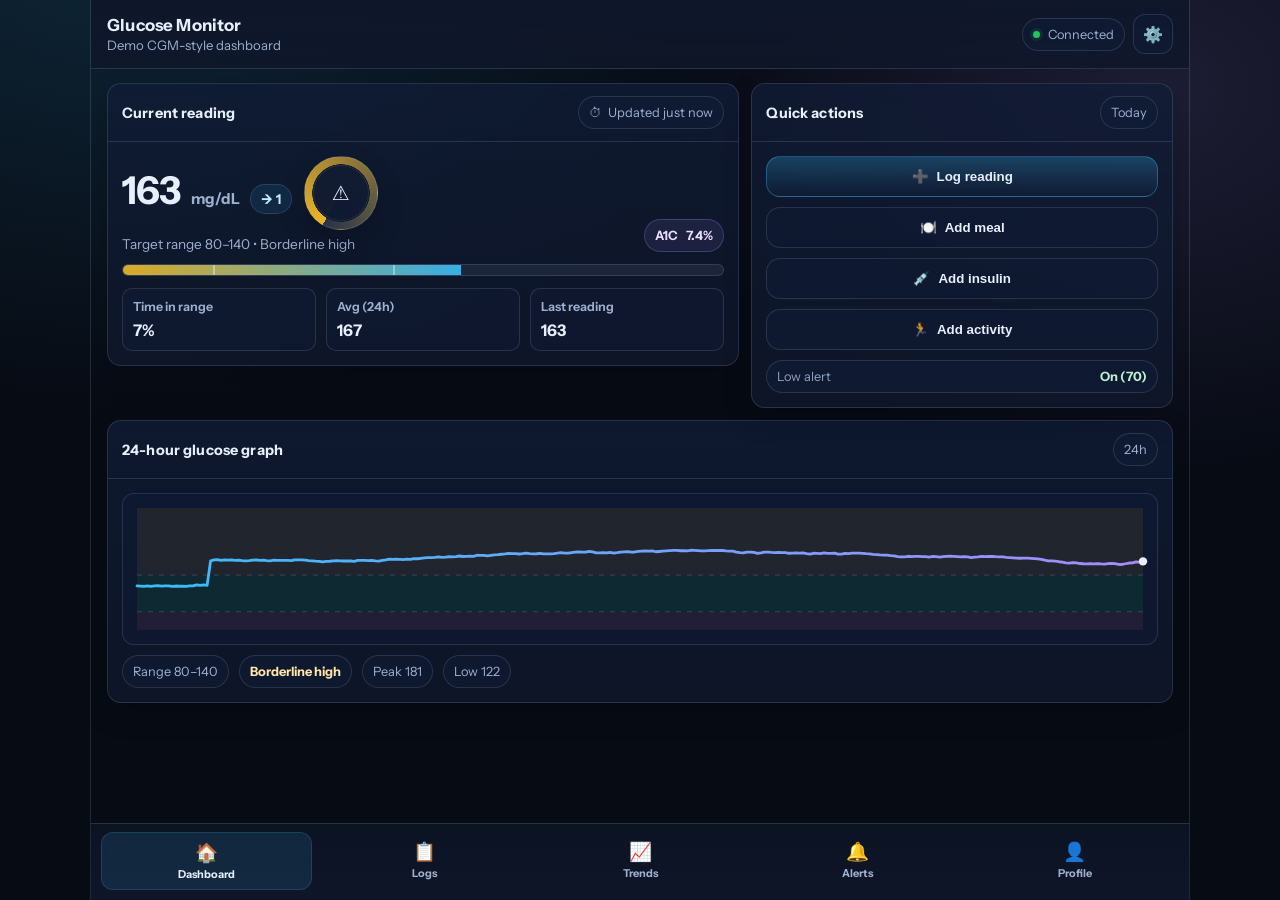
<file: index.html>
<!DOCTYPE html>
<html lang="en">
<head>
  <meta charset="UTF-8" />
  <meta name="viewport" content="width=device-width, initial-scale=1, maximum-scale=1, user-scalable=no, viewport-fit=cover" />
  <meta name="theme-color" content="#0f172a" />
  <title>Glucose Monitor — Demo</title>
  <link rel="preconnect" href="https://fonts.googleapis.com" />
  <link rel="preconnect" href="https://fonts.gstatic.com" crossorigin />
  <link href="https://fonts.googleapis.com/css2?family=Instrument+Sans:wght@400;500;600;700&display=swap" rel="stylesheet" />
  <link rel="stylesheet" href="glucose.css" />
</head>
<body>
  <!-- DASHBOARD -->
  <section class="screen active" id="screen-dashboard">
    <header class="app-bar">
      <div class="title-wrap">
        <div class="app-title">Glucose Monitor</div>
        <div class="subtitle">Demo CGM-style dashboard</div>
      </div>
      <div class="bar-actions">
        <div class="pill" title="Device connection">
          <span class="dot" id="dev-dot"></span>
          <span id="dev-pill">Connected</span>
        </div>
        <button type="button" class="icon-btn" id="btn-settings" aria-label="Settings">⚙️</button>
      </div>
    </header>

    <main class="content">
      <div class="grid">
        <div class="card">
          <div class="card-h">
            <h3>Current reading</h3>
            <span class="pill" style="gap:6px;" id="updated-pill">
              <span style="opacity:.85;">⏱</span>
              <span id="updated-text">Updated 2m ago</span>
            </span>
          </div>
          <div class="card-b">
            <div class="big-reading">
              <div class="reading">
                <div class="reading-wrap">
                  <div class="value">
                    <span class="num" id="cur-num">112</span>
                    <span class="unit" id="cur-unit">mg/dL</span>
                    <span class="trend" id="cur-trend">↗ +3</span>
                  </div>
                  <div class="ring" id="cur-ring" aria-label="Status indicator">
                    <span class="ring-emoji" id="cur-ring-emoji">✅</span>
                  </div>
                </div>
                <div class="meta" id="cur-meta">Target range 80–140 • In range</div>
              </div>
              <div class="pill" style="border-color: rgba(167,139,250,.25); background: rgba(167,139,250,.10); color:#e9dcff;">
                <span style="font-weight:900;">A1C</span>
                <span style="font-weight:900;" id="a1c-pill">6.2%</span>
              </div>
            </div>

            <div class="range-bar" aria-label="Glucose range bar">
              <div class="range-fill" id="range-fill"></div>
              <span class="range-mark" id="mark-low" style="left: 28%;"></span>
              <span class="range-mark" id="mark-high" style="left: 74%;"></span>
            </div>

            <div style="height:12px;"></div>

            <div class="stat-row">
              <div class="stat">
                <div class="k">Time in range</div>
                <div class="v" id="stat-tir">78%</div>
              </div>
              <div class="stat">
                <div class="k">Avg (24h)</div>
                <div class="v" id="stat-avg">124</div>
              </div>
              <div class="stat">
                <div class="k">Last reading</div>
                <div class="v" id="stat-last">112</div>
              </div>
            </div>
          </div>
        </div>

        <div class="card">
          <div class="card-h">
            <h3>Quick actions</h3>
            <span class="pill">Today</span>
          </div>
          <div class="card-b">
            <div class="list">
              <button type="button" class="btn primary" data-action="log">
                <span>➕</span><span>Log reading</span>
              </button>
              <button type="button" class="btn" data-action="meal">
                <span>🍽️</span><span>Add meal</span>
              </button>
              <button type="button" class="btn" data-action="insulin">
                <span>💉</span><span>Add insulin</span>
              </button>
              <button type="button" class="btn" data-action="exercise">
                <span>🏃</span><span>Add activity</span>
              </button>
            </div>
            <div style="height:10px;"></div>
            <div class="pill" style="width:100%; justify-content:space-between;">
              <span style="opacity:.9;">Low alert</span>
              <span style="font-weight:900; color:#bff3cf;">On (70)</span>
            </div>
          </div>
        </div>
      </div>

      <div style="height:12px;"></div>

      <div class="card">
        <div class="card-h">
          <h3>24-hour glucose graph</h3>
          <span class="pill" id="dash-period">24h</span>
        </div>
        <div class="card-b">
          <div class="canvas-wrap" aria-label="24 hour glucose chart">
            <canvas class="chart" id="chart-24h" width="900" height="300"></canvas>
          </div>
          <div class="legend" id="dash-legend">
            <span class="pill" id="legend-range">Range 80–140</span>
            <span class="pill" id="legend-status"><span style="color:#bff3cf; font-weight:900;">In range</span></span>
            <span class="pill" id="legend-peak">Peak 162</span>
            <span class="pill" id="legend-low">Low 71</span>
          </div>
        </div>
      </div>
    </main>

    <nav class="bottom-nav" aria-label="Bottom navigation">
      <button type="button" class="nav-item active" data-nav="dashboard"><span>🏠</span><span>Dashboard</span></button>
      <button type="button" class="nav-item" data-nav="logs"><span>📋</span><span>Logs</span></button>
      <button type="button" class="nav-item" data-nav="trends"><span>📈</span><span>Trends</span></button>
      <button type="button" class="nav-item" data-nav="alerts"><span>🔔</span><span>Alerts</span><span class="alert-badge" id="nav-alert-badge">!</span></button>
      <button type="button" class="nav-item" data-nav="profile"><span>👤</span><span>Profile</span></button>
    </nav>
  </section>

  <!-- LOGS -->
  <section class="screen" id="screen-logs">
    <header class="app-bar">
      <div class="title-wrap">
        <div class="app-title">Logs</div>
        <div class="subtitle">Readings, meals, insulin, activity</div>
      </div>
      <div class="bar-actions">
        <button type="button" class="icon-btn" id="logs-back" aria-label="Back">←</button>
      </div>
    </header>
    <main class="content">
      <div class="card">
        <div class="card-h"><h3>Meal & insulin log</h3><span class="pill" id="meal-count-pill">Recent</span></div>
        <div class="card-b">
          <div class="list" id="meal-insulin-list"></div>
          <div style="height:10px;"></div>
          <div class="chip-row" aria-label="Quick add meal insulin">
            <span class="chip" data-add="meal-breakfast">🍳 Breakfast</span>
            <span class="chip" data-add="meal-lunch">🥪 Lunch</span>
            <span class="chip" data-add="meal-dinner">🍝 Dinner</span>
            <span class="chip" data-add="meal-snack">🍎 Snack</span>
            <span class="chip" data-add="insulin-bolus">💉 Bolus</span>
          </div>
        </div>
      </div>

      <div style="height:12px;"></div>

      <div class="card">
        <div class="card-h"><h3>Daily log list</h3><span class="pill" id="daily-count-pill">—</span></div>
        <div class="card-b">
          <div class="list" id="logs-list">
            <div class="row">
              <span class="badge good">112</span>
              <div class="row-main">
                <div class="row-title">Glucose reading</div>
                <div class="row-sub">7:32 PM • ↗ rising slowly</div>
              </div>
            </div>
            <div class="row">
              <span class="badge warn">156</span>
              <div class="row-main">
                <div class="row-title">Post-meal spike</div>
                <div class="row-sub">6:10 PM • Dinner • 45g carbs</div>
              </div>
            </div>
            <div class="row">
              <span class="badge good">💉</span>
              <div class="row-main">
                <div class="row-title">Insulin</div>
                <div class="row-sub">6:05 PM • Bolus • 4u</div>
              </div>
            </div>
            <div class="row">
              <span class="badge good">🏃</span>
              <div class="row-main">
                <div class="row-title">Activity</div>
                <div class="row-sub">4:20 PM • Walk • 25 min</div>
              </div>
            </div>
            <div class="row">
              <span class="badge bad">71</span>
              <div class="row-main">
                <div class="row-title">Low glucose</div>
                <div class="row-sub">2:18 PM • Treated with 15g carbs</div>
              </div>
            </div>
            <div class="row">
              <span class="badge good">98</span>
              <div class="row-main">
                <div class="row-title">Glucose reading</div>
                <div class="row-sub">1:55 PM • → stable</div>
              </div>
            </div>
          </div>
          <div style="height:10px;"></div>
          <button class="btn primary" type="button" id="btn-add-log">➕ Add reading (demo)</button>
          <div style="height:10px;"></div>
          <button class="btn" type="button" id="btn-clear-logs">🧹 Clear logs (today)</button>
        </div>
      </div>
    </main>
    <nav class="bottom-nav" aria-label="Bottom navigation">
      <button type="button" class="nav-item" data-nav="dashboard"><span>🏠</span><span>Dashboard</span></button>
      <button type="button" class="nav-item active" data-nav="logs"><span>📋</span><span>Logs</span></button>
      <button type="button" class="nav-item" data-nav="trends"><span>📈</span><span>Trends</span></button>
      <button type="button" class="nav-item" data-nav="alerts"><span>🔔</span><span>Alerts</span></button>
      <button type="button" class="nav-item" data-nav="profile"><span>👤</span><span>Profile</span></button>
    </nav>
  </section>

  <!-- TRENDS -->
  <section class="screen" id="screen-trends">
    <header class="app-bar">
      <div class="title-wrap">
        <div class="app-title">Trends</div>
        <div class="subtitle">Weekly summary (demo)</div>
      </div>
      <div class="bar-actions">
        <button type="button" class="icon-btn" id="trends-back" aria-label="Back">←</button>
      </div>
    </header>
    <main class="content">
      <div class="card">
        <div class="card-h"><h3>Time period</h3><span class="pill" id="period-pill">Day</span></div>
        <div class="card-b">
          <div class="chip-row" id="period-toggle" aria-label="Time period toggle">
            <span class="chip active" data-period="day">Day</span>
            <span class="chip" data-period="week">Week</span>
            <span class="chip" data-period="month">Month</span>
            <span class="chip" data-period="90d">90 days</span>
          </div>
          <div class="divider"></div>
          <div class="canvas-wrap" aria-label="Selected period glucose chart">
            <canvas class="chart" id="chart-period" width="900" height="300"></canvas>
          </div>
          <div class="legend" id="period-legend"></div>
        </div>
      </div>

      <div style="height:12px;"></div>

      <div class="card">
        <div class="card-h"><h3>Time-in-Range</h3><span class="pill" id="tir-pill">—</span></div>
        <div class="card-b">
          <div class="range-bar" aria-label="Time in range segmented bar" style="height:14px;">
            <div id="tir-bar" style="display:flex; height:100%; width:100%;">
              <div id="tir-low" style="width:10%; background: rgba(251,113,133,.85);"></div>
              <div id="tir-norm" style="width:80%; background: rgba(34,197,94,.85);"></div>
              <div id="tir-high" style="width:10%; background: rgba(251,191,36,.85);"></div>
            </div>
          </div>
          <div style="height:10px;"></div>
          <div class="stat-row" style="grid-template-columns: repeat(3, 1fr);">
            <div class="stat"><div class="k">Low</div><div class="v" id="tir-low-v">—</div></div>
            <div class="stat"><div class="k">Normal</div><div class="v" id="tir-norm-v">—</div></div>
            <div class="stat"><div class="k">High</div><div class="v" id="tir-high-v">—</div></div>
          </div>
        </div>
      </div>

      <div style="height:12px;"></div>

      <div class="card">
        <div class="card-h"><h3>Glucose stability heatmap</h3><span class="pill">Calendar</span></div>
        <div class="card-b">
          <div class="canvas-wrap" aria-label="Stability heatmap">
            <canvas class="chart sm" id="chart-heatmap" width="900" height="260"></canvas>
          </div>
          <div class="meta" style="margin-top:10px;" id="heatmap-meta">Green = stable days, red = unstable days (demo).</div>
        </div>
      </div>

      <div style="height:12px;"></div>

      <div class="card">
        <div class="card-h"><h3>Meal impact chart</h3><span class="pill">Avg 2h rise</span></div>
        <div class="card-b">
          <div class="canvas-wrap" aria-label="Meal impact chart">
            <canvas class="chart sm" id="chart-meal-impact" width="900" height="260"></canvas>
          </div>
          <div class="meta" style="margin-top:10px;">Compares average glucose increase after each meal type (demo).</div>
        </div>
      </div>

      <div style="height:12px;"></div>

      <div class="card">
        <div class="card-h"><h3>Weekly trend comparison</h3><span class="pill">This vs last</span></div>
        <div class="card-b">
          <div class="canvas-wrap" aria-label="Weekly overlay chart">
            <canvas class="chart" id="chart-week-compare" width="900" height="300"></canvas>
          </div>
          <div class="legend">
            <span class="pill"><span style="color:#bfeaff; font-weight:900;">This week</span></span>
            <span class="pill"><span style="color:#e9dcff; font-weight:900;">Last week</span></span>
          </div>
        </div>
      </div>

      <div style="height:12px;"></div>

      <div class="card">
        <div class="card-h"><h3>AI insight cards</h3><span class="pill">Auto</span></div>
        <div class="card-b">
          <div class="list" id="ai-insights-list"></div>
          <div style="height:10px;"></div>
          <div class="pill" id="recommendation-banner" style="width:100%; justify-content:space-between; border-color: rgba(56,189,248,.25); background: rgba(56,189,248,.10); color:#bfeaff;">
            <span style="font-weight:950;">Tip</span>
            <span id="recommendation-text" style="font-weight:900;">—</span>
          </div>
        </div>
      </div>
    </main>
    <nav class="bottom-nav" aria-label="Bottom navigation">
      <button type="button" class="nav-item" data-nav="dashboard"><span>🏠</span><span>Dashboard</span></button>
      <button type="button" class="nav-item" data-nav="logs"><span>📋</span><span>Logs</span></button>
      <button type="button" class="nav-item active" data-nav="trends"><span>📈</span><span>Trends</span></button>
      <button type="button" class="nav-item" data-nav="alerts"><span>🔔</span><span>Alerts</span></button>
      <button type="button" class="nav-item" data-nav="profile"><span>👤</span><span>Profile</span></button>
    </nav>
  </section>

  <!-- ALERTS -->
  <section class="screen" id="screen-alerts">
    <header class="app-bar">
      <div class="title-wrap">
        <div class="app-title">Alerts</div>
        <div class="subtitle">Low / high notifications (demo)</div>
      </div>
      <div class="bar-actions">
        <button type="button" class="icon-btn" id="alerts-back" aria-label="Back">←</button>
      </div>
    </header>
    <main class="content">
      <div class="card">
        <div class="card-h"><h3>Out-of-range alert badge</h3><span class="pill" id="alerts-enabled-pill">Enabled</span></div>
        <div class="card-b">
          <div class="row" style="justify-content:space-between; align-items:center;">
            <div class="row-main">
              <div class="row-title">Low alert</div>
              <div class="row-sub" id="low-alert-sub">Notify when below 70 mg/dL</div>
            </div>
            <span class="badge good" id="low-alert-on">ON</span>
          </div>
          <div style="height:10px;"></div>
          <div class="row" style="justify-content:space-between; align-items:center;">
            <div class="row-main">
              <div class="row-title">High alert</div>
              <div class="row-sub" id="high-alert-sub">Notify when above 180 mg/dL</div>
            </div>
            <span class="badge good" id="high-alert-on">ON</span>
          </div>
          <div style="height:10px;"></div>
          <button type="button" class="btn" id="btn-test-alert">🔔 Test alert (demo)</button>
        </div>
      </div>

      <div style="height:12px;"></div>

      <div class="card">
        <div class="card-h"><h3>Recent alerts</h3><span class="pill">2</span></div>
        <div class="card-b">
          <div class="list" id="alerts-list">
            <div class="row">
              <span class="badge bad">Low</span>
              <div class="row-main">
                <div class="row-title">71 mg/dL</div>
                <div class="row-sub">2:18 PM • Treated</div>
              </div>
            </div>
            <div class="row">
              <span class="badge warn">High</span>
              <div class="row-main">
                <div class="row-title">186 mg/dL</div>
                <div class="row-sub">6:35 PM • Post-dinner</div>
              </div>
            </div>
          </div>
        </div>
      </div>
    </main>
    <nav class="bottom-nav" aria-label="Bottom navigation">
      <button type="button" class="nav-item" data-nav="dashboard"><span>🏠</span><span>Dashboard</span></button>
      <button type="button" class="nav-item" data-nav="logs"><span>📋</span><span>Logs</span></button>
      <button type="button" class="nav-item" data-nav="trends"><span>📈</span><span>Trends</span></button>
      <button type="button" class="nav-item active" data-nav="alerts"><span>🔔</span><span>Alerts</span></button>
      <button type="button" class="nav-item" data-nav="profile"><span>👤</span><span>Profile</span></button>
    </nav>
  </section>

  <!-- PROFILE -->
  <section class="screen" id="screen-profile">
    <header class="app-bar">
      <div class="title-wrap">
        <div class="app-title">Profile</div>
        <div class="subtitle">Device + preferences (demo)</div>
      </div>
      <div class="bar-actions">
        <button type="button" class="icon-btn" id="profile-back" aria-label="Back">←</button>
      </div>
    </header>
    <main class="content">
      <div class="card">
        <div class="card-h"><h3>User health profile</h3><span class="pill" id="member-since">Member since —</span></div>
        <div class="card-b">
          <div class="row" style="align-items:center;">
            <span class="badge good">👤</span>
            <div class="row-main">
              <div class="row-title" id="profile-name">User (Demo)</div>
              <div class="row-sub" id="profile-sub">Type 1 • Targets: 80–140 • Units: mg/dL</div>
            </div>
          </div>
          <div style="height:10px;"></div>
          <div class="pill" style="width:100%; justify-content:space-between;">
            <span style="font-weight:950;">Health summary</span>
            <span id="health-strip" style="font-weight:900; color:#bfeaff;">HbA1c — • 30d avg — • readings/day —</span>
          </div>
          <div style="height:10px;"></div>
          <button class="btn" type="button" id="btn-export">⬇ Export report (CSV + print-to-PDF)</button>
          <div style="height:10px;"></div>
          <button class="btn" type="button" id="btn-logout">🚪 Logout (demo)</button>
        </div>
      </div>

      <div style="height:12px;"></div>

      <div class="card">
        <div class="card-h"><h3>CGM device status</h3><span class="pill" id="sensor-name-pill">G7 (demo)</span></div>
        <div class="card-b">
          <div class="row" style="justify-content:space-between; align-items:center;">
            <div class="row-main">
              <div class="row-title">Battery</div>
              <div class="row-sub" id="sensor-battery-sub">—</div>
            </div>
            <span class="badge good" id="sensor-battery-badge">—</span>
          </div>
          <div style="height:10px;"></div>
          <div class="row" style="justify-content:space-between; align-items:center;">
            <div class="row-main">
              <div class="row-title">Signal + last sync</div>
              <div class="row-sub" id="sensor-signal-sub">—</div>
            </div>
            <span class="badge warn" id="sensor-signal-badge">—</span>
          </div>

          <div class="divider"></div>

          <div class="row" style="align-items:flex-start;">
            <span class="badge good">🎯</span>
            <div class="row-main">
              <div class="row-title">Target range settings</div>
              <div class="row-sub" id="targets-sub">Low — • High —</div>
              <div style="height:10px;"></div>
              <div class="slider-row">
                <div class="split">
                  <div class="meta">Low threshold</div>
                  <div class="pill" id="low-val-pill" style="font-weight:950;">—</div>
                </div>
                <input id="low-slider" type="range" min="50" max="120" step="1" value="80" aria-label="Low threshold slider">
                <div class="split">
                  <div class="meta">High threshold</div>
                  <div class="pill" id="high-val-pill" style="font-weight:950;">—</div>
                </div>
                <input id="high-slider" type="range" min="120" max="250" step="1" value="140" aria-label="High threshold slider">
              </div>
            </div>
          </div>

          <div class="divider"></div>

          <div class="row" style="align-items:flex-start;">
            <span class="badge good">⚙️</span>
            <div class="row-main">
              <div class="row-title">App settings</div>
              <div class="row-sub">Notifications, units, and data sharing (demo)</div>
              <div style="height:10px;"></div>
              <div class="list" style="gap:8px;">
                <div class="row" style="justify-content:space-between; align-items:center; padding:10px 12px;">
                  <div class="row-main">
                    <div class="row-title">Notifications</div>
                    <div class="row-sub" id="notif-sub">Enabled</div>
                  </div>
                  <button type="button" class="icon-btn" id="btn-toggle-notif" aria-label="Toggle notifications">✅</button>
                </div>
                <div class="row" style="justify-content:space-between; align-items:center; padding:10px 12px;">
                  <div class="row-main">
                    <div class="row-title">Units</div>
                    <div class="row-sub" id="units-sub">mg/dL</div>
                  </div>
                  <button type="button" class="icon-btn" id="btn-toggle-units" aria-label="Toggle units">mg</button>
                </div>
                <div class="row" style="justify-content:space-between; align-items:center; padding:10px 12px;">
                  <div class="row-main">
                    <div class="row-title">Data sharing</div>
                    <div class="row-sub" id="share-sub">Off</div>
                  </div>
                  <button type="button" class="icon-btn" id="btn-toggle-share" aria-label="Toggle data sharing">🚫</button>
                </div>
              </div>
            </div>
          </div>
        </div>
      </div>
    </main>
    <nav class="bottom-nav" aria-label="Bottom navigation">
      <button type="button" class="nav-item" data-nav="dashboard"><span>🏠</span><span>Dashboard</span></button>
      <button type="button" class="nav-item" data-nav="logs"><span>📋</span><span>Logs</span></button>
      <button type="button" class="nav-item" data-nav="trends"><span>📈</span><span>Trends</span></button>
      <button type="button" class="nav-item" data-nav="alerts"><span>🔔</span><span>Alerts</span></button>
      <button type="button" class="nav-item active" data-nav="profile"><span>👤</span><span>Profile</span></button>
    </nav>
  </section>

  <div class="toast" id="toast" role="status" aria-live="polite">
    <div class="t1" id="toast-t1">Alert</div>
    <div class="t2" id="toast-t2">—</div>
  </div>

  <script>
    (function(){
      const $ = (s, el=document) => el.querySelector(s);
      const $$ = (s, el=document) => Array.from(el.querySelectorAll(s));

      const screens = {
        dashboard: $('#screen-dashboard'),
        logs: $('#screen-logs'),
        trends: $('#screen-trends'),
        alerts: $('#screen-alerts'),
        profile: $('#screen-profile'),
      };

      function show(name){
        Object.values(screens).forEach(s => s.classList.remove('active'));
        (screens[name] || screens.dashboard).classList.add('active');
        $$('.nav-item').forEach(b => b.classList.toggle('active', b.dataset.nav === name));
      }

      function clamp(n, a, b){ return Math.max(a, Math.min(b, n)); }
      function round(n, d=0){
        const p = Math.pow(10, d);
        return Math.round(n*p)/p;
      }
      function fmtTime(d){
        const h = d.getHours();
        const m = String(d.getMinutes()).padStart(2,'0');
        const am = h >= 12 ? 'PM' : 'AM';
        const hh = ((h + 11) % 12) + 1;
        return `${hh}:${m} ${am}`;
      }
      function minutesAgo(ts, now=Date.now()){
        return Math.floor((now - ts)/60000);
      }

      // Bottom nav behavior
      $$('.nav-item').forEach(btn => btn.addEventListener('click', () => show(btn.dataset.nav)));

      // Back buttons (desktop-friendly)
      ['logs','trends','alerts','profile'].forEach(k => {
        const back = $('#' + k + '-back');
        if (back) back.addEventListener('click', () => show('dashboard'));
      });

      // Settings button
      const settingsBtn = $('#btn-settings');
      if (settingsBtn) settingsBtn.addEventListener('click', () => show('profile'));

      // Toast
      const toast = $('#toast');
      const toastT1 = $('#toast-t1');
      const toastT2 = $('#toast-t2');
      let toastTimer = null;
      function showToast(title, msg){
        if (!toast) return;
        toastT1.textContent = title;
        toastT2.textContent = msg;
        toast.classList.add('show');
        clearTimeout(toastTimer);
        toastTimer = setTimeout(() => toast.classList.remove('show'), 3600);
      }

      // --- Simulation state ---
      const state = {
        user: {
          name: 'Dionne (Demo)',
          diabetesType: 'Type 1',
          memberSince: new Date(Date.now() - 1000*60*60*24*420),
        },
        settings: {
          units: 'mgdl', // 'mgdl' | 'mmol'
          notify: true,
          share: false,
          targetLow: 80,
          targetHigh: 140,
          alertLow: 70,
          alertHigh: 180,
        },
        device: {
          connected: true,
          sensorName: 'G7 (demo)',
          battery: 0.72,
          signal: 0.88,
          lastSyncAt: Date.now() - 1000*30,
        },
        data: {
          readings: [], // {t:number, v:number} in mg/dL
          events: [],   // {t:number, kind:'meal'|'insulin', type:string, carbs?:number, units?:number}
          alerts: [],   // {t:number, kind:'low'|'high', v:number, note:string}
        },
        ui: {
          period: 'day',
          outOfRangeActive: false,
        }
      };

      function mgdlToMmol(v){ return v / 18.0; }
      function displayValue(vMgdl){
        if (state.settings.units === 'mmol') return { num: round(mgdlToMmol(vMgdl), 1), unit: 'mmol/L' };
        return { num: Math.round(vMgdl), unit: 'mg/dL' };
      }

      function readingStatus(vMgdl){
        const { targetLow, targetHigh, alertLow, alertHigh } = state.settings;
        if (vMgdl < alertLow) return { key:'critical-low', label:'Critical low', color:'rgba(251,113,133,.95)', emoji:'🆘' };
        if (vMgdl > alertHigh) return { key:'critical-high', label:'Critical high', color:'rgba(251,113,133,.95)', emoji:'🆘' };
        if (vMgdl < targetLow) return { key:'borderline-low', label:'Borderline low', color:'rgba(251,191,36,.95)', emoji:'⚠️' };
        if (vMgdl > targetHigh) return { key:'borderline-high', label:'Borderline high', color:'rgba(251,191,36,.95)', emoji:'⚠️' };
        return { key:'safe', label:'In range', color:'rgba(34,197,94,.95)', emoji:'✅' };
      }

      function trendFromDelta(deltaMgdlPerMin){
        if (deltaMgdlPerMin >= 3) return { arrow:'⬆⬆', text:'rising fast' };
        if (deltaMgdlPerMin >= 2) return { arrow:'⬆', text:'rising' };
        if (deltaMgdlPerMin >= 1) return { arrow:'↗', text:'rising slowly' };
        if (deltaMgdlPerMin <= -3) return { arrow:'⬇⬇', text:'falling fast' };
        if (deltaMgdlPerMin <= -2) return { arrow:'⬇', text:'falling' };
        if (deltaMgdlPerMin <= -1) return { arrow:'↘', text:'falling slowly' };
        return { arrow:'→', text:'stable' };
      }

      // Seed 90 days at 5-minute resolution
      function mulberry32(seed){
        return function(){
          let t = seed += 0x6D2B79F5;
          t = Math.imul(t ^ (t >>> 15), t | 1);
          t ^= t + Math.imul(t ^ (t >>> 7), t | 61);
          return ((t ^ (t >>> 14)) >>> 0) / 4294967296;
        };
      }
      function gaussian(rand){
        let u = 0, v = 0;
        while(u === 0) u = rand();
        while(v === 0) v = rand();
        return Math.sqrt(-2.0 * Math.log(u)) * Math.cos(2.0 * Math.PI * v);
      }
      function buildSeedData(){
        const rand = mulberry32(1337);
        const now = Date.now();
        const start = now - 1000*60*60*24*90;
        const step = 1000*60*5;
        let v = 110;

        const mealTypes = [
          { type:'Breakfast', hour: 8 },
          { type:'Lunch', hour: 13 },
          { type:'Dinner', hour: 19 },
          { type:'Snack', hour: 16 },
        ];

        for (let t = start; t <= now; t += step){
          const d = new Date(t);
          const h = d.getHours();
          const minute = d.getMinutes();

          const circ = 6*Math.sin((2*Math.PI*(h*60 + minute))/1440 - 1.2);
          const noise = gaussian(rand) * 2.8;
          v += (gaussian(rand) * 0.6) + circ*0.03 + noise*0.08;
          if (rand() < 0.0025) v += 25 + rand()*40;
          if (rand() < 0.0020) v -= 18 + rand()*28;
          v = clamp(v, 55, 260);
          state.data.readings.push({ t, v: round(v, 1) });

          for (const mt of mealTypes){
            if (h === mt.hour && minute === 0 && rand() < 0.23){
              const carbs = Math.round(25 + rand()*50);
              state.data.events.push({ t, kind:'meal', type: mt.type, carbs });
            }
          }
          if ((h === 8 || h === 13 || h === 19) && minute === 0 && rand() < 0.18){
            const units = round(2 + rand()*6, 1);
            state.data.events.push({ t: t - 1000*60*10, kind:'insulin', type:'Bolus', units });
          }
        }

        const byTime = new Map(state.data.readings.map(r => [r.t, r]));
        for (const e of state.data.events){
          if (e.kind !== 'meal') continue;
          const bump = clamp((e.carbs || 30) * 0.6, 12, 55);
          for (let i = 0; i <= 30; i++){
            const tt = e.t + i*step;
            const r = byTime.get(tt);
            if (!r) continue;
            const decay = Math.exp(-i/10.5);
            r.v = round(clamp(r.v + bump*decay*0.55, 55, 260), 1);
          }
        }
      }
      function ensureSeeded(){
        if (state.data.readings.length) return;
        buildSeedData();
      }
      function latestReading(){
        return state.data.readings[state.data.readings.length - 1];
      }
      function getReadingsSince(msAgo){
        const cutoff = Date.now() - msAgo;
        const arr = state.data.readings;
        const out = [];
        for (let i = arr.length - 1; i >= 0; i--){
          if (arr[i].t < cutoff) break;
          out.push(arr[i]);
        }
        return out.reverse();
      }
      function statsForRange(readings){
        if (!readings.length) return { avg:0, low:0, high:0, tir:0, min:0, max:0, n:0 };
        const { targetLow, targetHigh } = state.settings;
        let sum = 0, inRange = 0, low = 0, high = 0;
        let min = Infinity, max = -Infinity;
        for (const r of readings){
          const v = r.v;
          sum += v;
          min = Math.min(min, v);
          max = Math.max(max, v);
          if (v < targetLow) low++;
          else if (v > targetHigh) high++;
          else inRange++;
        }
        const n = readings.length;
        return { avg: sum/n, low, high, tir: inRange/n, min, max, n };
      }

      // --- Charts ---
      function roundRectPath(ctx, x, y, w, h, r){
        const rr = Math.min(r, w/2, h/2);
        ctx.beginPath();
        ctx.moveTo(x+rr, y);
        ctx.arcTo(x+w, y, x+w, y+h, rr);
        ctx.arcTo(x+w, y+h, x, y+h, rr);
        ctx.arcTo(x, y+h, x, y, rr);
        ctx.arcTo(x, y, x+w, y, rr);
        ctx.closePath();
      }

      function withHiDpi(canvas, draw){
        const ctx = canvas.getContext('2d');
        if (!ctx) return;
        const cssW = canvas.clientWidth || 1;
        const cssH = canvas.clientHeight || 1;
        const dpr = Math.max(1, Math.floor(window.devicePixelRatio || 1));
        const w = Math.floor(cssW * dpr);
        const h = Math.floor(cssH * dpr);
        if (canvas.width !== w) canvas.width = w;
        if (canvas.height !== h) canvas.height = h;
        ctx.setTransform(dpr, 0, 0, dpr, 0, 0);
        draw(ctx, cssW, cssH);
      }

      function drawLineChart(canvas, readings, opts){
        const o = Object.assign({
          low: state.settings.targetLow,
          high: state.settings.targetHigh,
          showBands: true,
          colorA: '#38bdf8',
          colorB: '#a78bfa',
          lineWidth: 2.8,
          pad: 14,
          yMin: 50,
          yMax: 250,
          annotateLast: true,
          overlayReadings: null,
        }, opts || {});

        withHiDpi(canvas, (ctx, W, H) => {
          ctx.clearRect(0,0,W,H);
          ctx.fillStyle = 'rgba(16,28,54,.35)';
          ctx.fillRect(0,0,W,H);

          const pad = o.pad;
          const x0 = pad, y0 = pad, x1 = W - pad, y1 = H - pad;
          const innerW = x1 - x0, innerH = y1 - y0;
          const yFor = (v) => y0 + (1 - (v - o.yMin)/(o.yMax - o.yMin))*innerH;

          if (o.showBands){
            const yLow = yFor(o.low);
            const yHigh = yFor(o.high);
            ctx.fillStyle = 'rgba(34,197,94,.10)';
            ctx.fillRect(x0, yHigh, innerW, yLow - yHigh);
            ctx.fillStyle = 'rgba(251,113,133,.08)';
            ctx.fillRect(x0, yLow, innerW, y1 - yLow);
            ctx.fillStyle = 'rgba(251,191,36,.08)';
            ctx.fillRect(x0, y0, innerW, yHigh - y0);

            ctx.strokeStyle = 'rgba(231,238,252,.16)';
            ctx.setLineDash([5,6]);
            ctx.lineWidth = 1;
            ctx.beginPath(); ctx.moveTo(x0, yLow); ctx.lineTo(x1, yLow); ctx.stroke();
            ctx.beginPath(); ctx.moveTo(x0, yHigh); ctx.lineTo(x1, yHigh); ctx.stroke();
            ctx.setLineDash([]);
          }

          const series = (readings && readings.length) ? readings : [];
          if (series.length < 2) return;
          const minT = series[0].t;
          const maxT = series[series.length - 1].t;
          const xFor = (t) => x0 + ((t - minT) / Math.max(1, (maxT - minT))) * innerW;

          const grad = ctx.createLinearGradient(x0, 0, x1, 0);
          grad.addColorStop(0, o.colorA);
          grad.addColorStop(1, o.colorB);

          // Overlay
          if (Array.isArray(o.overlayReadings) && o.overlayReadings.length > 1){
            const ov = o.overlayReadings;
            const minTo = ov[0].t, maxTo = ov[ov.length - 1].t;
            const xForOv = (t) => x0 + ((t - minTo) / Math.max(1, (maxTo - minTo))) * innerW;
            ctx.save();
            ctx.globalAlpha = 0.85;
            ctx.lineWidth = 2.4;
            ctx.strokeStyle = '#a78bfa';
            ctx.beginPath();
            for (let i = 0; i < ov.length; i++){
              const x = xForOv(ov[i].t);
              const y = yFor(ov[i].v);
              if (i === 0) ctx.moveTo(x, y);
              else ctx.lineTo(x, y);
            }
            ctx.stroke();
            ctx.restore();
          }

          ctx.lineWidth = o.lineWidth;
          ctx.lineJoin = 'round';
          ctx.lineCap = 'round';
          ctx.strokeStyle = grad;
          ctx.beginPath();
          for (let i = 0; i < series.length; i++){
            const x = xFor(series[i].t);
            const y = yFor(series[i].v);
            if (i === 0) ctx.moveTo(x, y);
            else ctx.lineTo(x, y);
          }
          ctx.stroke();

          if (o.annotateLast){
            const last = series[series.length - 1];
            const x = xFor(last.t);
            const y = yFor(last.v);
            ctx.fillStyle = '#e7eefc';
            ctx.beginPath(); ctx.arc(x, y, 4.2, 0, Math.PI*2); ctx.fill();
          }
        });
      }

      function drawHeatmap(canvas, days){
        withHiDpi(canvas, (ctx, W, H) => {
          ctx.clearRect(0,0,W,H);
          ctx.fillStyle = 'rgba(16,28,54,.35)';
          ctx.fillRect(0,0,W,H);

          const pad = 14;
          const cols = 14;
          const rows = Math.ceil(days.length / cols);
          const gap = 6;
          const cellW = (W - pad*2 - gap*(cols-1)) / cols;
          const cellH = (H - pad*2 - gap*(rows-1)) / rows;

          function colorFor(score){
            const s = clamp(score,0,1);
            const r = Math.round(34 + (251-34)*s);
            const g = Math.round(197 + (113-197)*s);
            const b = Math.round(94 + (133-94)*s);
            return `rgba(${r},${g},${b},.85)`;
          }

          ctx.strokeStyle = 'rgba(157,176,208,.18)';
          ctx.lineWidth = 1;
          for (let i = 0; i < days.length; i++){
            const rr = Math.floor(i / cols);
            const c = i % cols;
            const x = pad + c*(cellW + gap);
            const y = pad + rr*(cellH + gap);
            ctx.fillStyle = colorFor(days[i].score);
            roundRectPath(ctx, x, y, cellW, cellH, 10);
            ctx.fill();
            ctx.stroke();
          }

          ctx.fillStyle = 'rgba(231,238,252,.70)';
          ctx.font = '700 12px "Instrument Sans", system-ui, sans-serif';
          ctx.fillText('Last 28 days', pad, 14);
        });
      }

      function drawMealImpact(canvas, impacts){
        withHiDpi(canvas, (ctx, W, H) => {
          ctx.clearRect(0,0,W,H);
          ctx.fillStyle = 'rgba(16,28,54,.35)';
          ctx.fillRect(0,0,W,H);

          const pad = 16;
          const x0 = pad, y0 = pad + 10, x1 = W - pad, y1 = H - pad;
          const innerW = x1 - x0;
          const rowH = Math.max(26, (y1 - y0) / Math.max(1, impacts.length));
          const max = Math.max(20, ...impacts.map(i => i.delta));

          ctx.font = '800 13px "Instrument Sans", system-ui, sans-serif';
          for (let i = 0; i < impacts.length; i++){
            const it = impacts[i];
            const y = y0 + i*rowH + 10;
            const w = innerW * (it.delta / max);
            const grad = ctx.createLinearGradient(x0, 0, x0 + w, 0);
            grad.addColorStop(0, '#38bdf8');
            grad.addColorStop(1, '#a78bfa');
            ctx.fillStyle = 'rgba(157,176,208,.14)';
            roundRectPath(ctx, x0, y - 10, innerW, 18, 9); ctx.fill();
            ctx.fillStyle = grad;
            roundRectPath(ctx, x0, y - 10, w, 18, 9); ctx.fill();

            ctx.fillStyle = 'rgba(231,238,252,.92)';
            ctx.fillText(it.label, x0, y - 16);
            ctx.fillStyle = 'rgba(157,176,208,.90)';
            ctx.fillText(`+${Math.round(it.delta)} mg/dL`, x0 + innerW - 96, y - 16);
          }

          ctx.fillStyle = 'rgba(231,238,252,.70)';
          ctx.font = '700 12px "Instrument Sans", system-ui, sans-serif';
          ctx.fillText('Meal impact (demo)', pad, 14);
        });
      }

      // --- Elements ---
      const el = {
        devDot: $('#dev-dot'),
        devPill: $('#dev-pill'),
        navAlertBadge: $('#nav-alert-badge'),
        updatedText: $('#updated-text'),
        curNum: $('#cur-num'),
        curUnit: $('#cur-unit'),
        curTrend: $('#cur-trend'),
        curMeta: $('#cur-meta'),
        curRing: $('#cur-ring'),
        curRingEmoji: $('#cur-ring-emoji'),
        a1cPill: $('#a1c-pill'),
        rangeFill: $('#range-fill'),
        markLow: $('#mark-low'),
        markHigh: $('#mark-high'),
        statTir: $('#stat-tir'),
        statAvg: $('#stat-avg'),
        statLast: $('#stat-last'),
        legendRange: $('#legend-range'),
        legendStatus: $('#legend-status'),
        legendPeak: $('#legend-peak'),
        legendLow: $('#legend-low'),
        chart24h: $('#chart-24h'),
        mealInsulinList: $('#meal-insulin-list'),
        mealCountPill: $('#meal-count-pill'),
        dailyCountPill: $('#daily-count-pill'),
        periodPill: $('#period-pill'),
        periodToggle: $('#period-toggle'),
        chartPeriod: $('#chart-period'),
        periodLegend: $('#period-legend'),
        tirPill: $('#tir-pill'),
        tirLow: $('#tir-low'),
        tirNorm: $('#tir-norm'),
        tirHigh: $('#tir-high'),
        tirLowV: $('#tir-low-v'),
        tirNormV: $('#tir-norm-v'),
        tirHighV: $('#tir-high-v'),
        chartHeatmap: $('#chart-heatmap'),
        heatmapMeta: $('#heatmap-meta'),
        chartMealImpact: $('#chart-meal-impact'),
        chartWeekCompare: $('#chart-week-compare'),
        aiInsightsList: $('#ai-insights-list'),
        recommendationText: $('#recommendation-text'),
        lowAlertSub: $('#low-alert-sub'),
        highAlertSub: $('#high-alert-sub'),
        alertsList: $('#alerts-list'),
        lowAlertOn: $('#low-alert-on'),
        highAlertOn: $('#high-alert-on'),
        memberSince: $('#member-since'),
        profileName: $('#profile-name'),
        profileSub: $('#profile-sub'),
        healthStrip: $('#health-strip'),
        sensorNamePill: $('#sensor-name-pill'),
        sensorBatterySub: $('#sensor-battery-sub'),
        sensorBatteryBadge: $('#sensor-battery-badge'),
        sensorSignalSub: $('#sensor-signal-sub'),
        sensorSignalBadge: $('#sensor-signal-badge'),
        targetsSub: $('#targets-sub'),
        lowSlider: $('#low-slider'),
        highSlider: $('#high-slider'),
        lowValPill: $('#low-val-pill'),
        highValPill: $('#high-val-pill'),
        notifSub: $('#notif-sub'),
        unitsSub: $('#units-sub'),
        shareSub: $('#share-sub'),
        btnToggleNotif: $('#btn-toggle-notif'),
        btnToggleUnits: $('#btn-toggle-units'),
        btnToggleShare: $('#btn-toggle-share'),
        btnExport: $('#btn-export'),
        btnLogout: $('#btn-logout'),
        btnAddLog: $('#btn-add-log'),
        btnClearLogs: $('#btn-clear-logs'),
        btnTestAlert: $('#btn-test-alert'),
      };

      function setRing(status){
        if (!el.curRing) return;
        el.curRing.style.background =
          `radial-gradient(circle at 50% 50%, rgba(15,23,42,.95) 0 56%, transparent 57%),` +
          `conic-gradient(from 210deg, ${status.color}, rgba(157,176,208,.18))`;
        if (el.curRingEmoji) el.curRingEmoji.textContent = status.emoji;
      }

      function renderDevice(){
        const d = state.device;
        if (el.devPill) el.devPill.textContent = d.connected ? 'Connected' : 'Disconnected';
        if (el.devDot){
          el.devDot.style.background = d.connected ? 'var(--good)' : 'var(--bad)';
          el.devDot.style.boxShadow = d.connected ? '0 0 0 3px rgba(34,197,94,.12)' : '0 0 0 3px rgba(251,113,133,.12)';
        }
        if (el.sensorNamePill) el.sensorNamePill.textContent = d.sensorName;
        const battPct = Math.round(d.battery * 100);
        const sigPct = Math.round(d.signal * 100);
        if (el.sensorBatterySub) el.sensorBatterySub.textContent = `${battPct}% remaining`;
        if (el.sensorBatteryBadge){
          el.sensorBatteryBadge.textContent = battPct >= 30 ? 'OK' : 'LOW';
          el.sensorBatteryBadge.className = `badge ${battPct >= 30 ? 'good' : 'warn'}`;
        }
        const mins = minutesAgo(d.lastSyncAt);
        if (el.sensorSignalSub) el.sensorSignalSub.textContent = `Signal ${sigPct}% • Last sync ${mins <= 0 ? 'now' : mins + 'm ago'}`;
        if (el.sensorSignalBadge){
          el.sensorSignalBadge.textContent = sigPct >= 60 ? 'Good' : 'Weak';
          el.sensorSignalBadge.className = `badge ${sigPct >= 60 ? 'good' : 'warn'}`;
        }
      }

      function renderSettings(){
        const s = state.settings;
        if (el.targetsSub) el.targetsSub.textContent = `Low ${s.targetLow} • High ${s.targetHigh} (${s.units === 'mgdl' ? 'mg/dL' : 'mmol/L'})`;
        if (el.lowValPill) el.lowValPill.textContent = `${s.targetLow}`;
        if (el.highValPill) el.highValPill.textContent = `${s.targetHigh}`;
        if (el.lowSlider) el.lowSlider.value = String(s.targetLow);
        if (el.highSlider) el.highSlider.value = String(s.targetHigh);
        if (el.unitsSub) el.unitsSub.textContent = s.units === 'mgdl' ? 'mg/dL' : 'mmol/L';
        if (el.btnToggleUnits) el.btnToggleUnits.textContent = s.units === 'mgdl' ? 'mg' : 'mm';
        if (el.notifSub) el.notifSub.textContent = s.notify ? 'Enabled' : 'Disabled';
        if (el.btnToggleNotif) el.btnToggleNotif.textContent = s.notify ? '✅' : '🚫';
        if (el.shareSub) el.shareSub.textContent = s.share ? 'On' : 'Off';
        if (el.btnToggleShare) el.btnToggleShare.textContent = s.share ? '✅' : '🚫';

        if (el.lowAlertSub) el.lowAlertSub.textContent = `Notify when below ${s.alertLow} mg/dL`;
        if (el.highAlertSub) el.highAlertSub.textContent = `Notify when above ${s.alertHigh} mg/dL`;
        if (el.lowAlertOn){
          el.lowAlertOn.textContent = s.notify ? 'ON' : 'OFF';
          el.lowAlertOn.className = `badge ${s.notify ? 'good' : 'warn'}`;
        }
        if (el.highAlertOn){
          el.highAlertOn.textContent = s.notify ? 'ON' : 'OFF';
          el.highAlertOn.className = `badge ${s.notify ? 'good' : 'warn'}`;
        }
      }

      function renderProfile(){
        if (el.profileName) el.profileName.textContent = state.user.name;
        if (el.memberSince) el.memberSince.textContent = `Member since ${state.user.memberSince.toLocaleDateString()}`;
        if (el.profileSub) el.profileSub.textContent = `${state.user.diabetesType} • Targets: ${state.settings.targetLow}–${state.settings.targetHigh} • Units: ${state.settings.units === 'mgdl' ? 'mg/dL' : 'mmol/L'}`;

        const r30 = getReadingsSince(1000*60*60*24*30);
        const s30 = statsForRange(r30);
        const a1c = (s30.avg + 46.7) / 28.7;
        const perDay = r30.length / 30;
        if (el.healthStrip){
          el.healthStrip.textContent = `HbA1c ${round(a1c,1)}% • 30d avg ${Math.round(s30.avg)} • readings/day ${round(perDay,1)}`;
        }
      }

      function renderDashboard(){
        const last = latestReading();
        if (!last) return;
        const last2 = state.data.readings[state.data.readings.length - 2] || last;
        const dtMin = Math.max(1, (last.t - last2.t) / 60000);
        const delta = (last.v - last2.v) / dtMin;
        const tr = trendFromDelta(delta);
        const st = readingStatus(last.v);

        const disp = displayValue(last.v);
        if (el.curNum) el.curNum.textContent = String(disp.num);
        if (el.curUnit) el.curUnit.textContent = disp.unit;
        if (el.curTrend) el.curTrend.textContent = `${tr.arrow} ${Math.round(delta*5)}`;
        if (el.curMeta) el.curMeta.textContent = `Target range ${state.settings.targetLow}–${state.settings.targetHigh} • ${st.label}`;
        setRing(st);

        const mins = minutesAgo(last.t);
        if (el.updatedText) el.updatedText.textContent = mins <= 0 ? 'Updated just now' : `Updated ${mins}m ago`;

        const min = 50, max = 250;
        const lo = (state.settings.targetLow - min) / (max - min);
        const hi = (state.settings.targetHigh - min) / (max - min);
        if (el.markLow) el.markLow.style.left = `${clamp(lo,0,1)*100}%`;
        if (el.markHigh) el.markHigh.style.left = `${clamp(hi,0,1)*100}%`;
        const cur = (last.v - min)/(max - min);
        if (el.rangeFill) el.rangeFill.style.width = `${clamp(cur,0,1)*100}%`;
        if (el.rangeFill){
          el.rangeFill.style.background = st.key === 'safe'
            ? 'linear-gradient(90deg, rgba(34,197,94,.9), rgba(56,189,248,.95))'
            : (st.key.includes('critical') ? 'linear-gradient(90deg, rgba(251,113,133,.95), rgba(251,191,36,.85))'
               : 'linear-gradient(90deg, rgba(251,191,36,.85), rgba(56,189,248,.90))');
        }

        const r24 = getReadingsSince(1000*60*60*24);
        const s24 = statsForRange(r24);
        if (el.statTir) el.statTir.textContent = `${Math.round(s24.tir*100)}%`;
        if (el.statAvg) el.statAvg.textContent = String(Math.round(s24.avg));
        if (el.statLast) el.statLast.textContent = String(Math.round(last.v));

        const a1c = (s24.avg + 46.7) / 28.7;
        if (el.a1cPill) el.a1cPill.textContent = `${round(a1c, 1)}%`;

        const out = (last.v < state.settings.alertLow) || (last.v > state.settings.alertHigh);
        state.ui.outOfRangeActive = out;
        if (el.navAlertBadge){
          el.navAlertBadge.style.display = (out && state.settings.notify) ? 'inline-flex' : 'none';
          el.navAlertBadge.textContent = out ? '!' : '';
        }

        if (el.legendRange) el.legendRange.textContent = `Range ${state.settings.targetLow}–${state.settings.targetHigh}`;
        if (el.legendStatus){
          const c = st.key === 'safe' ? '#bff3cf' : (st.key.includes('critical') ? '#ffd0d8' : '#ffe7a7');
          el.legendStatus.innerHTML = `<span style="color:${c}; font-weight:900;">${st.label}</span>`;
        }
        if (el.legendPeak) el.legendPeak.textContent = `Peak ${Math.round(s24.max)}`;
        if (el.legendLow) el.legendLow.textContent = `Low ${Math.round(s24.min)}`;
        if (el.chart24h) drawLineChart(el.chart24h, r24, { low: state.settings.targetLow, high: state.settings.targetHigh, yMin: 50, yMax: 250 });
      }

      function renderMealInsulin(){
        const now = Date.now();
        const recent = state.data.events
          .filter(e => e.t >= now - 1000*60*60*24*2)
          .slice(-12)
          .reverse();

        if (el.mealCountPill) el.mealCountPill.textContent = `${recent.length} items`;
        if (!el.mealInsulinList) return;
        el.mealInsulinList.innerHTML = '';
        for (const e of recent){
          const row = document.createElement('div');
          row.className = 'row';
          const when = fmtTime(new Date(e.t));
          if (e.kind === 'meal'){
            const emoji = e.type === 'Breakfast' ? '🍳' : e.type === 'Lunch' ? '🥪' : e.type === 'Dinner' ? '🍝' : '🍎';
            row.innerHTML = `
              <span class="badge good">${emoji}</span>
              <div class="row-main">
                <div class="row-title">${e.type}</div>
                <div class="row-sub">${when} • ${e.carbs || 0}g carbs</div>
              </div>
            `;
          } else {
            row.innerHTML = `
              <span class="badge good">💉</span>
              <div class="row-main">
                <div class="row-title">Insulin</div>
                <div class="row-sub">${when} • ${e.type} • ${(e.units ?? 0)}u</div>
              </div>
            `;
          }
          el.mealInsulinList.appendChild(row);
        }
      }

      function renderDailyLogs(){
        const todayStart = new Date();
        todayStart.setHours(0,0,0,0);
        const allToday = state.data.readings.filter(r => r.t >= todayStart.getTime());

        // Reduce duplicates/noise: show at most ~every 15 minutes and cap list size.
        const stride = 3; // 3 * 5min = 15 minutes
        const downsampled = [];
        for (let i = allToday.length - 1; i >= 0; i -= stride){
          downsampled.push(allToday[i]);
          if (downsampled.length >= 24) break; // show last 24 items max
        }
        const readings = downsampled; // newest -> older (already)
        if (el.dailyCountPill) el.dailyCountPill.textContent = `${readings.length} readings (15m)`;
        const logsList = $('#logs-list');
        if (!logsList) return;
        logsList.innerHTML = '';
        for (const r of readings){
          const idx = state.data.readings.findIndex(x => x.t === r.t);
          const prev = idx > 0 ? state.data.readings[idx - 1] : r;
          const dtMin = Math.max(1, (r.t - prev.t)/60000);
          const delta = (r.v - prev.v) / dtMin;
          const tr = trendFromDelta(delta);
          const st = readingStatus(r.v);
          const disp = displayValue(r.v);

          const ev = state.data.events
            .filter(e => e.t <= r.t && e.t >= r.t - 1000*60*90)
            .slice(-1)[0];
          const tag = ev ? ev.type : '';
          const tagHtml = tag ? `<span class="tag">${ev.kind === 'meal' ? '🍽️' : '💉'} ${tag}</span>` : '';

          const row = document.createElement('div');
          row.className = 'row';
          row.innerHTML = `
            <span class="badge ${st.key==='safe' ? 'good' : (st.key.includes('critical') ? 'bad' : 'warn')}">${disp.num}</span>
            <div class="row-main">
              <div class="row-title">Glucose reading${tagHtml}</div>
              <div class="row-sub">${fmtTime(new Date(r.t))} • ${tr.arrow} ${tr.text}</div>
            </div>
          `;
          logsList.appendChild(row);
        }
      }

      function pct(n){ return `${Math.round(n*100)}%`; }
      function renderTir(periodReadings){
        const { targetLow, targetHigh } = state.settings;
        const r = periodReadings || [];
        if (!r.length) return;
        let low=0, norm=0, high=0;
        for (const x of r){
          if (x.v < targetLow) low++;
          else if (x.v > targetHigh) high++;
          else norm++;
        }
        const n = r.length;
        const pLow = low/n, pNorm = norm/n, pHigh = high/n;
        if (el.tirLow) el.tirLow.style.width = `${pLow*100}%`;
        if (el.tirNorm) el.tirNorm.style.width = `${pNorm*100}%`;
        if (el.tirHigh) el.tirHigh.style.width = `${pHigh*100}%`;
        if (el.tirLowV) el.tirLowV.textContent = pct(pLow);
        if (el.tirNormV) el.tirNormV.textContent = pct(pNorm);
        if (el.tirHighV) el.tirHighV.textContent = pct(pHigh);
        if (el.tirPill) el.tirPill.textContent = `Normal ${pct(pNorm)}`;
      }

      function readingsForPeriod(period){
        const now = Date.now();
        if (period === 'day') return getReadingsSince(1000*60*60*24);
        if (period === 'week') return getReadingsSince(1000*60*60*24*7);
        if (period === 'month') return getReadingsSince(1000*60*60*24*30);
        return state.data.readings.filter(r => r.t >= now - 1000*60*60*24*90);
      }

      function bestStabilityDay(nDays){
        const end = new Date(); end.setHours(0,0,0,0);
        let best = null;
        for (let i = 0; i < nDays; i++){
          const d0 = new Date(end.getTime() - i*86400000);
          const d1 = new Date(d0.getTime() + 86400000);
          const rr = state.data.readings.filter(r => r.t >= d0.getTime() && r.t < d1.getTime());
          if (rr.length < 50) continue;
          const avg = rr.reduce((a,x)=>a+x.v,0)/rr.length;
          const variance = rr.reduce((a,x)=>a+Math.pow(x.v-avg,2),0)/rr.length;
          const sd = Math.sqrt(variance);
          const score = clamp((sd - 8) / 30, 0, 1);
          if (!best || score < best.score) best = { date:d0, score };
        }
        return best;
      }

      function buildInsights(){
        const out = [];
        const r7 = getReadingsSince(1000*60*60*24*7);
        const s7 = statsForRange(r7);
        out.push({
          title: 'Your best-performing window',
          body: `Most stable readings occurred mid-morning. Weekly avg ${Math.round(s7.avg)} mg/dL with TIR ${Math.round(s7.tir*100)}%.`,
          tip: 'If dinner spikes are common, try a short post-dinner walk (demo).'
        });
        const dinners = state.data.events.filter(e => e.kind === 'meal' && e.type === 'Dinner').slice(-14);
        let spikeCount = 0;
        for (const e of dinners){
          const post = state.data.readings.find(r => r.t >= e.t + 1000*60*60 && r.t <= e.t + 1000*60*60*2);
          if (post && post.v > state.settings.targetHigh + 25) spikeCount++;
        }
        out.push({
          title: 'Recurring post-meal spikes',
          body: spikeCount ? `${spikeCount} recent dinners showed a rise above target about 1–2 hours after eating.` : 'No consistent post-dinner spike detected recently (demo).',
          tip: 'Consider pre-bolusing 10–15 minutes earlier for dinner (demo).'
        });
        const lows = r7.filter(r => r.v < state.settings.alertLow).length;
        out.push({
          title: 'Low-risk check',
          body: lows ? `You had ${lows} low readings in the last 7 days. Keep quick carbs nearby.` : 'Low readings were rare this week (demo).',
          tip: 'If you exercise in the afternoon, monitor for delayed lows (demo).'
        });
        const bestDay = bestStabilityDay(14);
        out.push({
          title: 'Best stability day',
          body: bestDay ? `Most stable day in the last 2 weeks: ${bestDay.date.toLocaleDateString()} (stability score ${(1-bestDay.score).toFixed(2)}).` : 'Not enough data to compute best day (demo).',
          tip: 'Repeat routines from your most stable days (demo).'
        });
        return out;
      }

      function renderTrends(){
        const p = state.ui.period;
        if (el.periodPill) el.periodPill.textContent = p === '90d' ? '90 days' : (p[0].toUpperCase() + p.slice(1));
        const readings = readingsForPeriod(p);
        if (el.chartPeriod) drawLineChart(el.chartPeriod, readings, { low: state.settings.targetLow, high: state.settings.targetHigh, yMin: 50, yMax: 250 });

        const s = statsForRange(readings);
        const a1c = (s.avg + 46.7) / 28.7;
        if (el.periodLegend){
          el.periodLegend.innerHTML = '';
          const pills = [
            `Avg ${Math.round(s.avg)}`,
            `TIR ${Math.round(s.tir*100)}%`,
            `Lows ${s.low}`,
            `Highs ${s.high}`,
            `A1C ${round(a1c,1)}%`
          ];
          for (const t of pills){
            const sp = document.createElement('span');
            sp.className = 'pill';
            sp.textContent = t;
            el.periodLegend.appendChild(sp);
          }
        }
        renderTir(readings);

        const days = [];
        const end = new Date();
        end.setHours(0,0,0,0);
        for (let i = 27; i >= 0; i--){
          const d0 = new Date(end.getTime() - i*86400000);
          const d1 = new Date(d0.getTime() + 86400000);
          const rr = state.data.readings.filter(r => r.t >= d0.getTime() && r.t < d1.getTime());
          let score = 0.5;
          if (rr.length){
            const avg = rr.reduce((a,x)=>a+x.v,0)/rr.length;
            const variance = rr.reduce((a,x)=>a+Math.pow(x.v-avg,2),0)/rr.length;
            const sd = Math.sqrt(variance);
            score = clamp((sd - 8) / 30, 0, 1);
          }
          days.push({ date:d0, score, label:d0.toLocaleDateString() });
        }
        if (el.chartHeatmap) drawHeatmap(el.chartHeatmap, days);
        if (el.heatmapMeta){
          const unstable = days.filter(x => x.score > 0.65).length;
          el.heatmapMeta.textContent = `Last 28 days: ${unstable} more-volatile days (demo).`;
        }

        const mealTypes = ['Breakfast','Lunch','Dinner','Snack'];
        const impacts = [];
        for (const mt of mealTypes){
          const evs = state.data.events.filter(e => e.kind === 'meal' && e.type === mt).slice(-60);
          const deltas = [];
          for (const e of evs){
            const pre = state.data.readings.find(r => r.t >= e.t - 1000*60*10 && r.t <= e.t) || null;
            const post = state.data.readings.find(r => r.t >= e.t + 1000*60*110 && r.t <= e.t + 1000*60*130) || null;
            if (pre && post) deltas.push(Math.max(0, post.v - pre.v));
          }
          const avgDelta = deltas.length ? deltas.reduce((a,x)=>a+x,0)/deltas.length : 0;
          impacts.push({ label: mt, delta: avgDelta });
        }
        if (el.chartMealImpact) drawMealImpact(el.chartMealImpact, impacts);

        const thisWeek = getReadingsSince(1000*60*60*24*7);
        const lastWeek = state.data.readings.filter(r => r.t >= Date.now() - 1000*60*60*24*14 && r.t < Date.now() - 1000*60*60*24*7);
        if (el.chartWeekCompare) drawLineChart(el.chartWeekCompare, thisWeek, { low: state.settings.targetLow, high: state.settings.targetHigh, overlayReadings: lastWeek });

        const insights = buildInsights();
        if (el.aiInsightsList){
          el.aiInsightsList.innerHTML = '';
          for (const ins of insights.slice(0, 4)){
            const row = document.createElement('div');
            row.className = 'row';
            row.innerHTML = `
              <span class="badge good">🤖</span>
              <div class="row-main">
                <div class="row-title">${ins.title}</div>
                <div class="row-sub">${ins.body}</div>
              </div>
            `;
            el.aiInsightsList.appendChild(row);
          }
        }
        if (el.recommendationText){
          el.recommendationText.textContent = insights[0]?.tip || 'Aim for a 10–15 minute walk after your largest meal (demo).';
        }
      }

      function renderAlerts(){
        if (!el.alertsList) return;
        const recent = state.data.alerts.slice(-8).reverse();
        if (!recent.length) return;
        el.alertsList.innerHTML = '';
        for (const a of recent){
          const row = document.createElement('div');
          row.className = 'row';
          const kindBadge = a.kind === 'low' ? 'bad' : 'warn';
          row.innerHTML = `
            <span class="badge ${kindBadge}">${a.kind === 'low' ? 'Low' : 'High'}</span>
            <div class="row-main">
              <div class="row-title">${Math.round(a.v)} mg/dL</div>
              <div class="row-sub">${fmtTime(new Date(a.t))} • ${a.note}</div>
            </div>
          `;
          el.alertsList.appendChild(row);
        }
      }

      function pushAlert(kind, v, note){
        state.data.alerts.push({ t: Date.now(), kind, v, note });
        if (state.settings.notify){
          showToast(kind === 'low' ? 'Low glucose alert' : 'High glucose alert', `${Math.round(v)} mg/dL • ${note}`);
        }
        renderAlerts();
      }

      function exportCsv(){
        ensureSeeded();
        const r = getReadingsSince(1000*60*60*24*30);
        const lines = ['timestamp,glucose_mgdl,units,glucose_display'];
        for (const x of r){
          const d = new Date(x.t).toISOString();
          const disp = displayValue(x.v);
          lines.push(`${d},${x.v},${state.settings.units},${disp.num}`);
        }
        const blob = new Blob([lines.join('\n')], { type:'text/csv;charset=utf-8' });
        const a = document.createElement('a');
        a.href = URL.createObjectURL(blob);
        a.download = 'glucose-report-demo.csv';
        document.body.appendChild(a);
        a.click();
        setTimeout(() => {
          URL.revokeObjectURL(a.href);
          a.remove();
        }, 2000);
      }

      function renderAll(){
        renderDevice();
        renderSettings();
        renderDashboard();
        renderMealInsulin();
        renderDailyLogs();
        renderTrends();
        renderProfile();
        renderAlerts();
      }

      // --- Interactions ---
      // Quick actions send you to Logs (existing behavior)
      $$('.btn[data-action]').forEach(b => b.addEventListener('click', () => show('logs')));

      if (el.periodToggle){
        $$('.chip', el.periodToggle).forEach(ch => {
          ch.addEventListener('click', () => {
            const p = ch.dataset.period;
            if (!p) return;
            state.ui.period = p;
            $$('.chip', el.periodToggle).forEach(x => x.classList.toggle('active', x.dataset.period === p));
            renderTrends();
          });
        });
      }

      // Quick add meal/insulin chips
      $$('.chip[data-add]').forEach(ch => {
        ch.addEventListener('click', () => {
          ensureSeeded();
          const kind = ch.dataset.add || '';
          const now = Date.now();
          if (kind.startsWith('meal-')){
            const type = kind.replace('meal-','');
            const proper = type === 'breakfast' ? 'Breakfast' : type === 'lunch' ? 'Lunch' : type === 'dinner' ? 'Dinner' : 'Snack';
            const carbs = Math.round(20 + Math.random()*60);
            state.data.events.push({ t: now, kind:'meal', type: proper, carbs });
            showToast('Meal logged', `${proper} • ${carbs}g carbs (demo)`);
          } else {
            const units = round(2 + Math.random()*6, 1);
            state.data.events.push({ t: now, kind:'insulin', type:'Bolus', units });
            showToast('Insulin logged', `Bolus • ${units}u (demo)`);
          }
          renderAll();
        });
      });

      if (el.lowSlider){
        el.lowSlider.addEventListener('input', () => {
          state.settings.targetLow = clamp(parseInt(el.lowSlider.value,10), 50, state.settings.targetHigh - 10);
          renderAll();
        });
      }
      if (el.highSlider){
        el.highSlider.addEventListener('input', () => {
          state.settings.targetHigh = clamp(parseInt(el.highSlider.value,10), state.settings.targetLow + 10, 250);
          renderAll();
        });
      }
      if (el.btnToggleNotif){
        el.btnToggleNotif.addEventListener('click', () => {
          state.settings.notify = !state.settings.notify;
          renderAll();
          showToast('Notifications', state.settings.notify ? 'Enabled' : 'Disabled');
        });
      }
      if (el.btnToggleUnits){
        el.btnToggleUnits.addEventListener('click', () => {
          state.settings.units = (state.settings.units === 'mgdl') ? 'mmol' : 'mgdl';
          renderAll();
          showToast('Units updated', state.settings.units === 'mgdl' ? 'mg/dL' : 'mmol/L');
        });
      }
      if (el.btnToggleShare){
        el.btnToggleShare.addEventListener('click', () => {
          state.settings.share = !state.settings.share;
          renderAll();
          showToast('Data sharing', state.settings.share ? 'On (demo)' : 'Off');
        });
      }
      if (el.btnAddLog){
        el.btnAddLog.addEventListener('click', () => {
          ensureSeeded();
          const last = latestReading();
          const v = clamp((last?.v ?? 110) + (Math.random()*10 - 5), 55, 240);
          state.data.readings.push({ t: Date.now(), v: round(v,1) });
          renderAll();
          showToast('Logged reading', `Saved ${Math.round(v)} mg/dL (demo)`);
        });
      }
      if (el.btnClearLogs){
        el.btnClearLogs.addEventListener('click', () => {
          ensureSeeded();
          const todayStart = new Date();
          todayStart.setHours(0,0,0,0);
          const cutoff = todayStart.getTime();

          state.data.readings = state.data.readings.filter(r => r.t < cutoff);
          state.data.events = state.data.events.filter(e => e.t < cutoff);
          state.data.alerts = [];

          renderAll();
          showToast('Logs cleared', 'Cleared today’s readings, meals/insulin, and alerts (demo).');
        });
      }
      if (el.btnTestAlert){
        el.btnTestAlert.addEventListener('click', () => {
          show('alerts');
          const v = 170 + Math.floor(Math.random()*40);
          pushAlert('high', v, 'Test alert (demo)');
        });
      }
      if (el.btnExport){
        el.btnExport.addEventListener('click', () => {
          exportCsv();
          showToast('Export ready', 'Downloaded CSV. Use Print to save PDF.');
          setTimeout(() => window.print(), 350);
        });
      }
      if (el.btnLogout){
        el.btnLogout.addEventListener('click', () => {
          showToast('Logged out (demo)', 'You have been signed out.');
          show('dashboard');
        });
      }

      // --- Real-time loop ---
      function stepSimulation(){
        ensureSeeded();
        const last = latestReading();
        const now = Date.now();
        const nextT = (last ? last.t : now) + 1000*60*5;

        state.device.battery = clamp(state.device.battery - 0.00003, 0, 1);
        state.device.signal = clamp(state.device.signal + (Math.random()*0.04 - 0.02), 0.25, 1);
        state.device.lastSyncAt = Date.now();

        let v = last ? last.v : 110;
        const base = 112 + 8*Math.sin((2*Math.PI*(new Date().getHours()*60 + new Date().getMinutes()))/1440 - 1.2);
        v += (base - v) * 0.04;
        v += (Math.random()*3.4 - 1.7);

        const recentMeals = state.data.events.filter(e => e.kind === 'meal' && e.t >= now - 1000*60*180);
        for (const m of recentMeals){
          const mins = (now - m.t)/60000;
          const peakAt = 55;
          const amp = clamp((m.carbs || 30) * 0.55, 12, 60);
          const x = mins / peakAt;
          const bump = amp * x * Math.exp(1 - x);
          v += bump * 0.035;
        }
        const recentIns = state.data.events.filter(e => e.kind === 'insulin' && e.t >= now - 1000*60*240);
        for (const ins of recentIns){
          const mins = (now - ins.t)/60000;
          const action = Math.exp(-Math.pow((mins - 70)/55, 2));
          v -= (ins.units || 0) * action * 0.20;
        }

        v = clamp(v, 50, 260);
        state.data.readings.push({ t: nextT, v: round(v, 1) });

        if (state.settings.notify){
          if (v < state.settings.alertLow) pushAlert('low', v, 'Below your low threshold');
          if (v > state.settings.alertHigh) pushAlert('high', v, 'Above your high threshold');
        }

        renderAll();
      }

      // Init
      ensureSeeded();
      renderAll();
      setInterval(stepSimulation, 5000);
      setTimeout(stepSimulation, 900);
    })();
  </script>
</body>
</html>
</file>
<file: glucose.css>
:root{
  --bg:#0b1220;
  --surface:#0f172a;
  --surface-2:#101c36;
  --text:#e7eefc;
  --muted:#9db0d0;
  --border:rgba(157,176,208,.18);
  --accent:#38bdf8;
  --accent-2:#a78bfa;
  --good:#22c55e;
  --warn:#fbbf24;
  --bad:#fb7185;
  --radius:14px;
  --radius-sm:10px;
  --shadow: rgba(0,0,0,.35);
  --safe-top: env(safe-area-inset-top, 0);
  --safe-bottom: env(safe-area-inset-bottom, 0);
}

*{ box-sizing:border-box; margin:0; padding:0; }
html,body{
  font-family:"Instrument Sans",-apple-system,Segoe UI,Roboto,system-ui,sans-serif;
  background: radial-gradient(1200px 900px at 10% -10%, rgba(56,189,248,.18), transparent 55%),
              radial-gradient(900px 700px at 90% 10%, rgba(167,139,250,.14), transparent 55%),
              var(--bg);
  color:var(--text);
  min-height:100vh;
  min-height:100dvh;
  overflow-x:hidden;
  -webkit-tap-highlight-color: transparent;
}

.screen{
  display:none;
  min-height:100vh;
  min-height:100dvh;
  padding-top: var(--safe-top);
  padding-bottom: var(--safe-bottom);
  flex-direction:column;
}
.screen.active{ display:flex; }

.app-bar{
  position:sticky;
  top:0;
  z-index:50;
  padding: 14px 16px;
  padding-top: calc(14px + var(--safe-top));
  background: linear-gradient(180deg, rgba(15,23,42,.96), rgba(15,23,42,.82));
  backdrop-filter: blur(10px);
  border-bottom: 1px solid var(--border);
  display:flex;
  align-items:center;
  justify-content:space-between;
  gap:12px;
}
.title-wrap{ display:flex; flex-direction:column; gap:2px; min-width:0; }
.app-title{
  font-weight:800;
  letter-spacing:.01em;
  font-size:1.05rem;
  white-space:nowrap;
  overflow:hidden;
  text-overflow:ellipsis;
}
.subtitle{
  color:var(--muted);
  font-size:.82rem;
  white-space:nowrap;
  overflow:hidden;
  text-overflow:ellipsis;
}
.bar-actions{ display:flex; align-items:center; gap:8px; }
.pill{
  display:inline-flex;
  align-items:center;
  gap:8px;
  padding: 8px 10px;
  border-radius: 999px;
  background: rgba(16,28,54,.7);
  border:1px solid var(--border);
  color: var(--muted);
  font-size:.8rem;
  white-space:nowrap;
}
.dot{
  width:7px; height:7px; border-radius:50%;
  background: var(--good);
  box-shadow: 0 0 0 3px rgba(34,197,94,.12);
}
.icon-btn{
  width:40px; height:40px;
  border-radius: 12px;
  border: 1px solid var(--border);
  background: rgba(16,28,54,.65);
  color: var(--text);
  cursor:pointer;
  display:grid;
  place-items:center;
  font-size:1rem;
  transition: transform .12s ease, background .12s ease;
}
.icon-btn:active{ transform: scale(.98); }

.content{
  flex:1;
  min-height:0;
  overflow:auto;
  padding: 14px 16px 96px;
  -webkit-overflow-scrolling: touch;
}

.grid{
  display:grid;
  grid-template-columns: 1fr;
  gap:12px;
}

.card{
  background: linear-gradient(180deg, rgba(16,28,54,.78), rgba(15,23,42,.86));
  border: 1px solid var(--border);
  border-radius: var(--radius);
  box-shadow: 0 10px 30px rgba(0,0,0,.16);
  overflow:hidden;
}
.card-h{
  padding: 12px 14px;
  display:flex;
  align-items:center;
  justify-content:space-between;
  gap:12px;
  border-bottom:1px solid var(--border);
}
.card-h h3{
  font-size:.9rem;
  letter-spacing:.01em;
  color: var(--text);
  font-weight:700;
}
.card-b{ padding: 14px; }

.big-reading{
  display:flex;
  align-items:flex-end;
  justify-content:space-between;
  gap:14px;
}
.reading{
  display:flex;
  flex-direction:column;
  gap:6px;
  min-width:0;
}
.reading .value{
  display:flex;
  align-items:baseline;
  gap:10px;
  flex-wrap:wrap;
}
.value .num{
  font-size:2.4rem;
  font-weight:900;
  letter-spacing:-.02em;
  line-height:1;
}
.value .unit{
  color: var(--muted);
  font-weight:700;
  font-size:.95rem;
}
.trend{
  display:inline-flex;
  align-items:center;
  gap:8px;
  padding: 6px 10px;
  border-radius: 999px;
  border:1px solid var(--border);
  background: rgba(56,189,248,.10);
  color: #bfeaff;
  font-weight:700;
  font-size:.85rem;
}
.meta{
  color: var(--muted);
  font-size:.85rem;
  white-space:nowrap;
  overflow:hidden;
  text-overflow:ellipsis;
}

.range-bar{
  margin-top:12px;
  background: rgba(157,176,208,.10);
  border:1px solid var(--border);
  border-radius: 999px;
  height: 12px;
  overflow:hidden;
  position:relative;
}
.range-fill{
  height:100%;
  width: 62%;
  background: linear-gradient(90deg, rgba(34,197,94,.9), rgba(56,189,248,.95));
}
.range-mark{
  position:absolute;
  top:-3px;
  width:2px;
  height: 18px;
  background: rgba(231,238,252,.65);
  opacity:.65;
}

.stat-row{
  display:grid;
  grid-template-columns: repeat(3, 1fr);
  gap:10px;
}
.stat{
  padding: 10px 10px;
  border-radius: var(--radius-sm);
  border:1px solid var(--border);
  background: rgba(16,28,54,.45);
  min-width:0;
}
.stat .k{ color: var(--muted); font-size:.78rem; font-weight:650; }
.stat .v{ margin-top:6px; font-size:1rem; font-weight:850; }

.list{
  display:flex;
  flex-direction:column;
  gap:10px;
}
.row{
  display:flex;
  gap:12px;
  align-items:flex-start;
  padding: 12px;
  border-radius: var(--radius);
  border:1px solid var(--border);
  background: rgba(16,28,54,.45);
}
.badge{
  flex:0 0 auto;
  padding: 6px 10px;
  border-radius:999px;
  font-weight:800;
  font-size:.8rem;
  border:1px solid var(--border);
}
.badge.good{ background: rgba(34,197,94,.12); color:#bff3cf; }
.badge.warn{ background: rgba(251,191,36,.12); color:#ffe7a7; }
.badge.bad{ background: rgba(251,113,133,.12); color:#ffd0d8; }
.row-main{ min-width:0; flex:1; }
.row-title{
  font-weight:850;
  margin-bottom:4px;
  white-space:nowrap;
  overflow:hidden;
  text-overflow:ellipsis;
}
.row-sub{ color: var(--muted); font-size:.85rem; }

.btn{
  display:inline-flex;
  align-items:center;
  justify-content:center;
  gap:8px;
  padding: 12px 14px;
  border-radius: 14px;
  border:1px solid var(--border);
  background: rgba(16,28,54,.55);
  color: var(--text);
  font-weight:800;
  cursor:pointer;
  transition: transform .12s ease, background .12s ease;
  width:100%;
}
.btn:active{ transform: scale(.99); }
.btn.primary{
  border-color: rgba(56,189,248,.35);
  background: linear-gradient(180deg, rgba(56,189,248,.25), rgba(16,28,54,.55));
}

.split{
  display:flex;
  align-items:center;
  justify-content:space-between;
  gap:12px;
}

.divider{
  height:1px;
  width:100%;
  background: var(--border);
  margin: 12px 0;
}

.chip-row{ display:flex; flex-wrap:wrap; gap:8px; }
.chip{
  display:inline-flex;
  align-items:center;
  gap:8px;
  padding: 8px 10px;
  border-radius: 999px;
  background: rgba(16,28,54,.55);
  border:1px solid var(--border);
  color: var(--muted);
  font-size:.8rem;
  font-weight:800;
  cursor:pointer;
  user-select:none;
}
.chip.active{
  color: var(--text);
  background: rgba(56,189,248,.12);
  border-color: rgba(56,189,248,.20);
}

.alert-badge{
  position:absolute;
  top: 6px;
  right: 12px;
  min-width: 16px;
  height: 16px;
  padding: 0 5px;
  border-radius: 999px;
  background: rgba(251,113,133,.95);
  color: #1b0b10;
  border: 1px solid rgba(0,0,0,.35);
  font-size: .68rem;
  font-weight: 950;
  display:none;
  align-items:center;
  justify-content:center;
  line-height: 1;
  box-shadow: 0 10px 18px rgba(0,0,0,.25);
}

.reading-wrap{
  display:flex;
  align-items:center;
  justify-content:space-between;
  gap:12px;
}
.ring{
  width: 74px;
  height: 74px;
  border-radius: 999px;
  position:relative;
  display:grid;
  place-items:center;
  flex: 0 0 auto;
  background:
    radial-gradient(circle at 50% 50%, rgba(15,23,42,.95) 0 56%, transparent 57%),
    conic-gradient(from 210deg, rgba(157,176,208,.18), rgba(157,176,208,.18));
  border: 1px solid var(--border);
  box-shadow: 0 12px 28px rgba(0,0,0,.20);
}
.ring::after{
  content:"";
  position:absolute;
  inset: 8px;
  border-radius: 999px;
  background: rgba(16,28,54,.65);
  border: 1px solid rgba(157,176,208,.12);
}
.ring > .ring-emoji{
  position:relative;
  z-index:2;
  font-size:1.25rem;
}

.slider-row{
  display:grid;
  gap:10px;
}
.slider-row input[type="range"]{
  width:100%;
  accent-color: var(--accent);
}

.canvas-wrap{
  width:100%;
  border-radius: 12px;
  overflow:hidden;
  border: 1px solid var(--border);
  background: rgba(16,28,54,.35);
}
canvas.chart{
  width: 100%;
  height: 150px;
  display:block;
}
canvas.chart.sm{ height: 130px; }
.legend{
  display:flex;
  gap:10px;
  flex-wrap:wrap;
  margin-top:10px;
}
.legend .pill{ background: rgba(16,28,54,.55); }

.tag{
  display:inline-flex;
  align-items:center;
  gap:6px;
  padding: 4px 8px;
  border-radius: 999px;
  border:1px solid var(--border);
  background: rgba(16,28,54,.45);
  color: var(--muted);
  font-size: .75rem;
  font-weight: 850;
  margin-left: 8px;
}

.toast{
  position: fixed;
  left: 12px;
  right: 12px;
  bottom: calc(76px + var(--safe-bottom));
  z-index: 120;
  display:none;
  padding: 12px 14px;
  border-radius: 16px;
  border: 1px solid var(--border);
  background: rgba(15,23,42,.92);
  backdrop-filter: blur(10px);
  box-shadow: 0 20px 40px rgba(0,0,0,.35);
}
.toast.show{ display:block; }
.toast .t1{ font-weight: 950; }
.toast .t2{ margin-top:4px; color: var(--muted); font-weight: 750; font-size: .86rem; }

.print-only{ display:none; }
@media print{
  body{ background:#fff !important; color:#111 !important; }
  .bottom-nav, .icon-btn, .btn, .chip-row, .toast{ display:none !important; }
  .screen{ display:block !important; padding: 0 !important; }
  .content{ padding: 10px !important; }
  .card{ break-inside: avoid; background: #fff !important; color:#111 !important; border-color:#ddd !important; box-shadow:none !important; }
  .print-only{ display:block; }
}

/* Bottom nav */
.bottom-nav{
  position:fixed;
  left:0; right:0; bottom:0;
  z-index:90;
  background: linear-gradient(180deg, rgba(15,23,42,.70), rgba(15,23,42,.92));
  border-top:1px solid var(--border);
  backdrop-filter: blur(10px);
  padding: 8px 10px;
  padding-bottom: calc(8px + var(--safe-bottom));
  display:flex;
  justify-content:space-around;
  gap:8px;
}
.nav-item{
  flex:1;
  border:none;
  background: transparent;
  color: var(--muted);
  padding: 8px 6px;
  border-radius: 12px;
  cursor:pointer;
  display:flex;
  flex-direction:column;
  align-items:center;
  gap:3px;
  font-family:inherit;
  font-weight:800;
  font-size:.68rem;
  transition: background .12s ease, color .12s ease, transform .12s ease;
  min-width:0;
  position:relative;
}
.nav-item span:first-child{ font-size:1.15rem; }
.nav-item.active{
  color: var(--text);
  background: rgba(56,189,248,.12);
  border: 1px solid rgba(56,189,248,.18);
}
.nav-item:active{ transform: scale(.99); }

/* Desktop behavior */
@media (min-width: 768px){
  body{ background: radial-gradient(1200px 900px at 10% -10%, rgba(56,189,248,.16), transparent 55%),
                radial-gradient(900px 700px at 90% 10%, rgba(167,139,250,.14), transparent 55%),
                #070b14; }
  .screen{
    max-width: 1100px;
    margin: 0 auto;
    border-left: 1px solid var(--border);
    border-right: 1px solid var(--border);
    background: transparent;
  }
  .content{ padding-bottom: 22px; }
  .bottom-nav{ position: static; padding-bottom: 10px; }
  .grid{ grid-template-columns: 1.2fr .8fr; align-items:start; }
}
</file>
